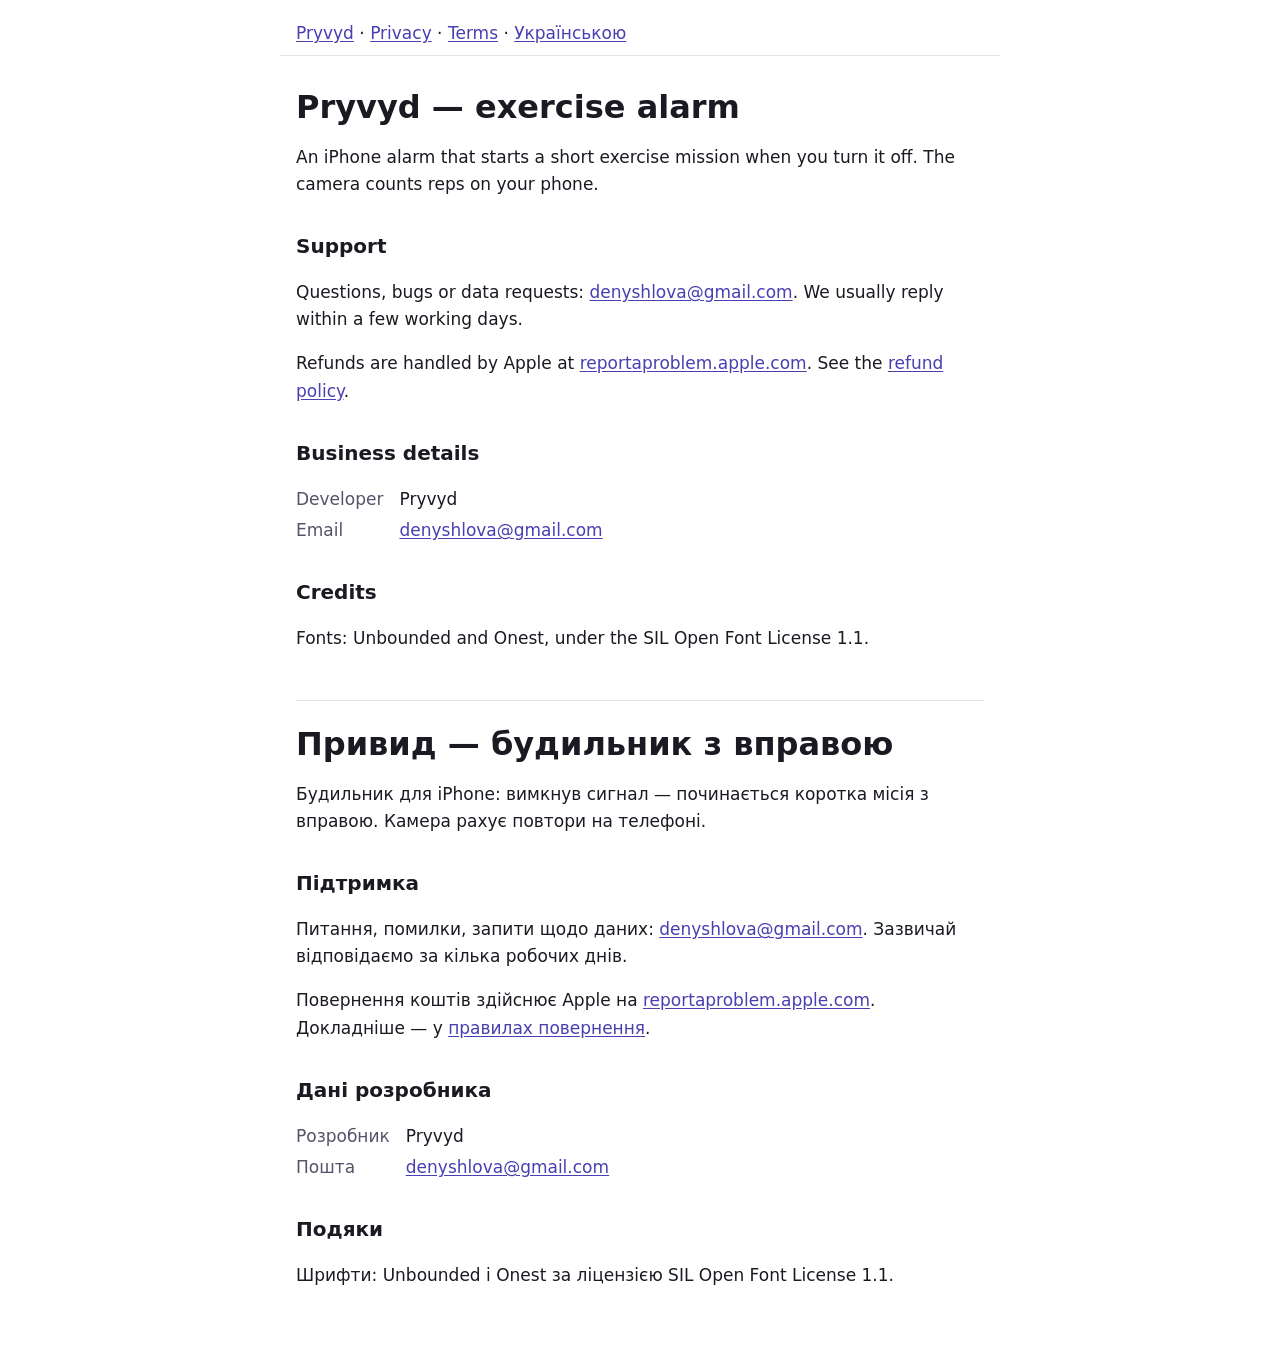
<file: index.html>
<!doctype html>
<html lang="en">
<head>
<meta charset="utf-8">
<meta name="viewport" content="width=device-width,initial-scale=1">
<title>Pryvyd — Support</title>
<link rel="stylesheet" href="style.css">
</head>
<body>
<a class="skip" href="#main">Skip to content</a>
<header><nav aria-label="Site"><a href="index.html" aria-current="page">Pryvyd</a> · <a href="privacy.html">Privacy</a> · <a href="terms.html">Terms</a> · <a href="#uk" hreflang="uk" lang="uk">Українською</a></nav></header>
<main id="main">

<article lang="en">
<h1>Pryvyd — exercise alarm</h1>
<p>An iPhone alarm that starts a short exercise mission when you turn it off. The camera counts reps on your phone.</p>

<h2>Support</h2>
<p>Questions, bugs or data requests: <a href="mailto:denyshlova@gmail.com">denyshlova@gmail.com</a>. We usually reply within a few working days.</p>
<p>Refunds are handled by Apple at <a href="https://reportaproblem.apple.com">reportaproblem.apple.com</a>. See the <a href="terms.html#refunds">refund policy</a>.</p>

<h2>Business details</h2>
<dl>
<dt>Developer</dt><dd>Pryvyd</dd>
<dt>Email</dt><dd><a href="mailto:denyshlova@gmail.com">denyshlova@gmail.com</a></dd>
</dl>

<h2>Credits</h2>
<p>Fonts: Unbounded and Onest, under the SIL Open Font License 1.1.</p>
</article>

<hr>

<article lang="uk" id="uk">
<h1>Привид — будильник з вправою</h1>
<p>Будильник для iPhone: вимкнув сигнал — починається коротка місія з вправою. Камера рахує повтори на телефоні.</p>

<h2>Підтримка</h2>
<p>Питання, помилки, запити щодо даних: <a href="mailto:denyshlova@gmail.com">denyshlova@gmail.com</a>. Зазвичай відповідаємо за кілька робочих днів.</p>
<p>Повернення коштів здійснює Apple на <a href="https://reportaproblem.apple.com">reportaproblem.apple.com</a>. Докладніше — у <a href="terms.html#refunds-uk">правилах повернення</a>.</p>

<h2>Дані розробника</h2>
<dl>
<dt>Розробник</dt><dd>Pryvyd</dd>
<dt>Пошта</dt><dd><a href="mailto:denyshlova@gmail.com">denyshlova@gmail.com</a></dd>
</dl>

<h2>Подяки</h2>
<p>Шрифти: Unbounded і Onest за ліцензією SIL Open Font License 1.1.</p>
</article>
</main>
</body>
</html>
</file>
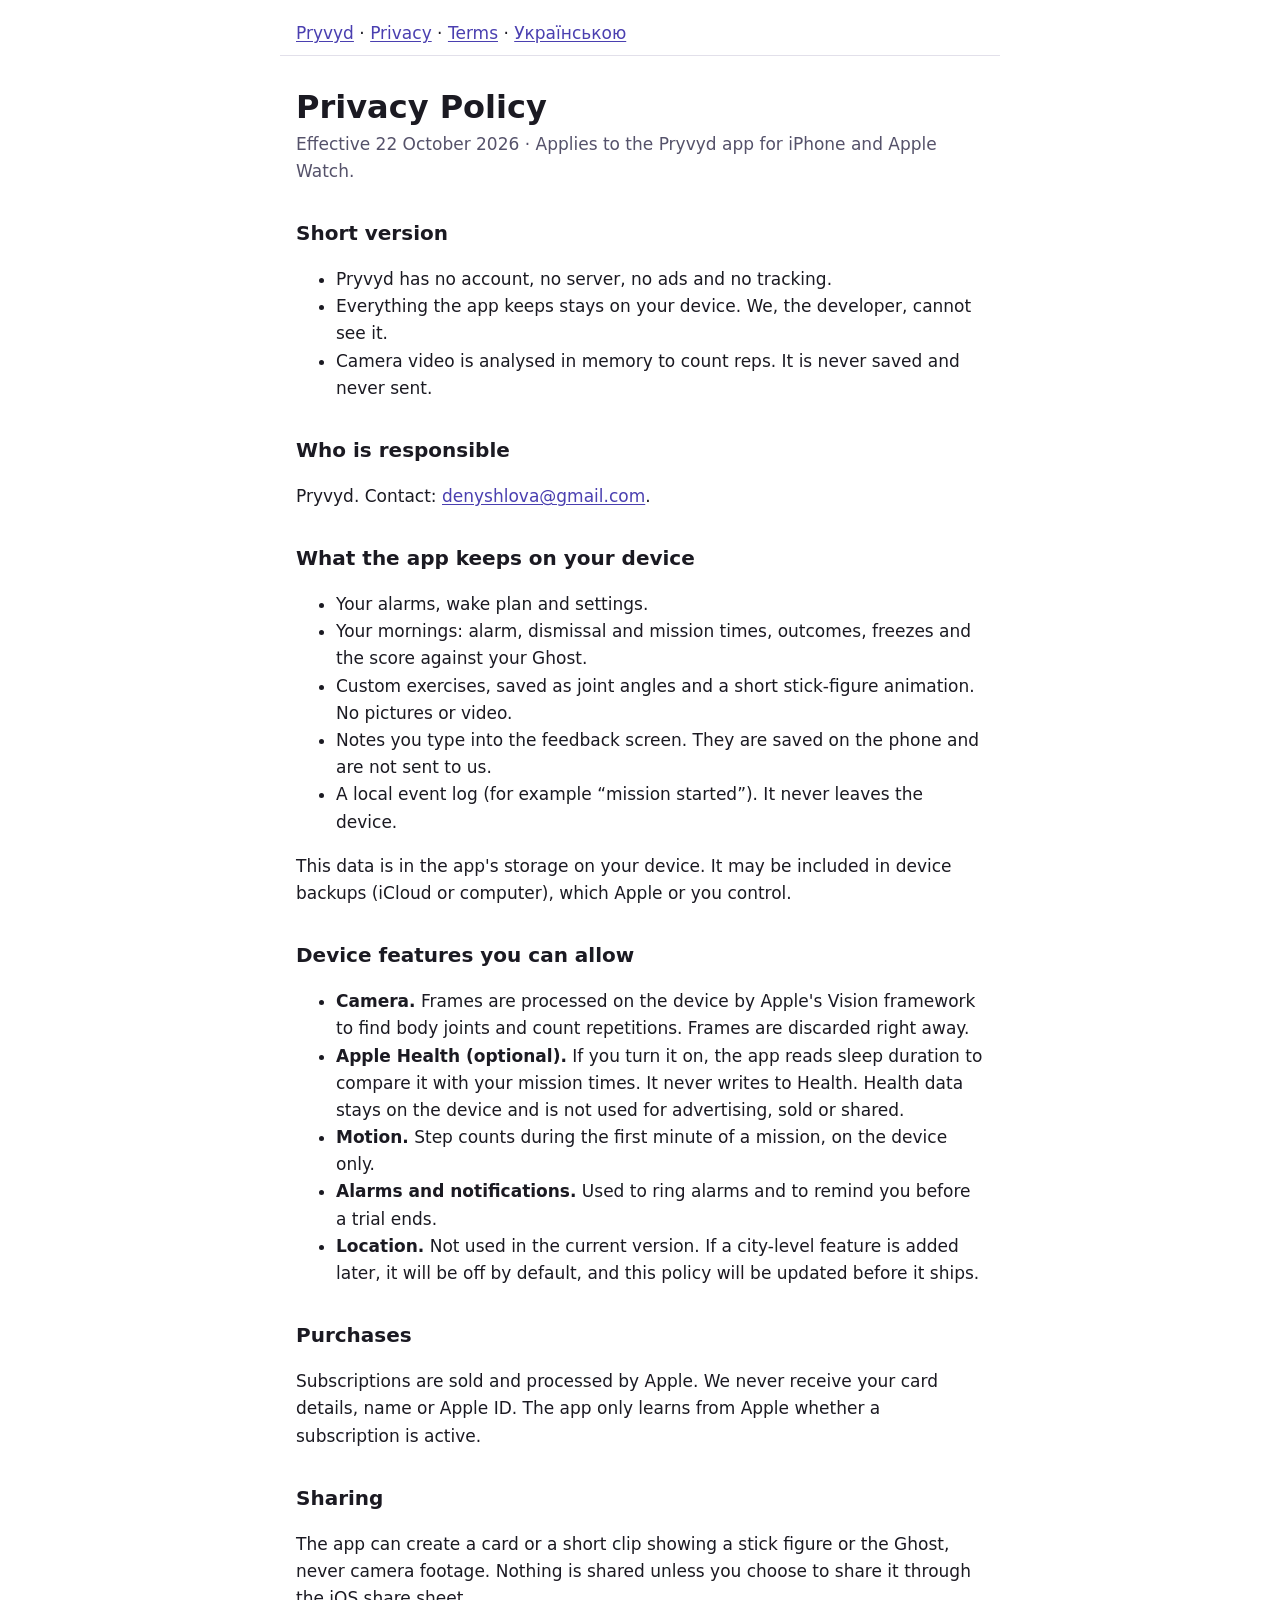
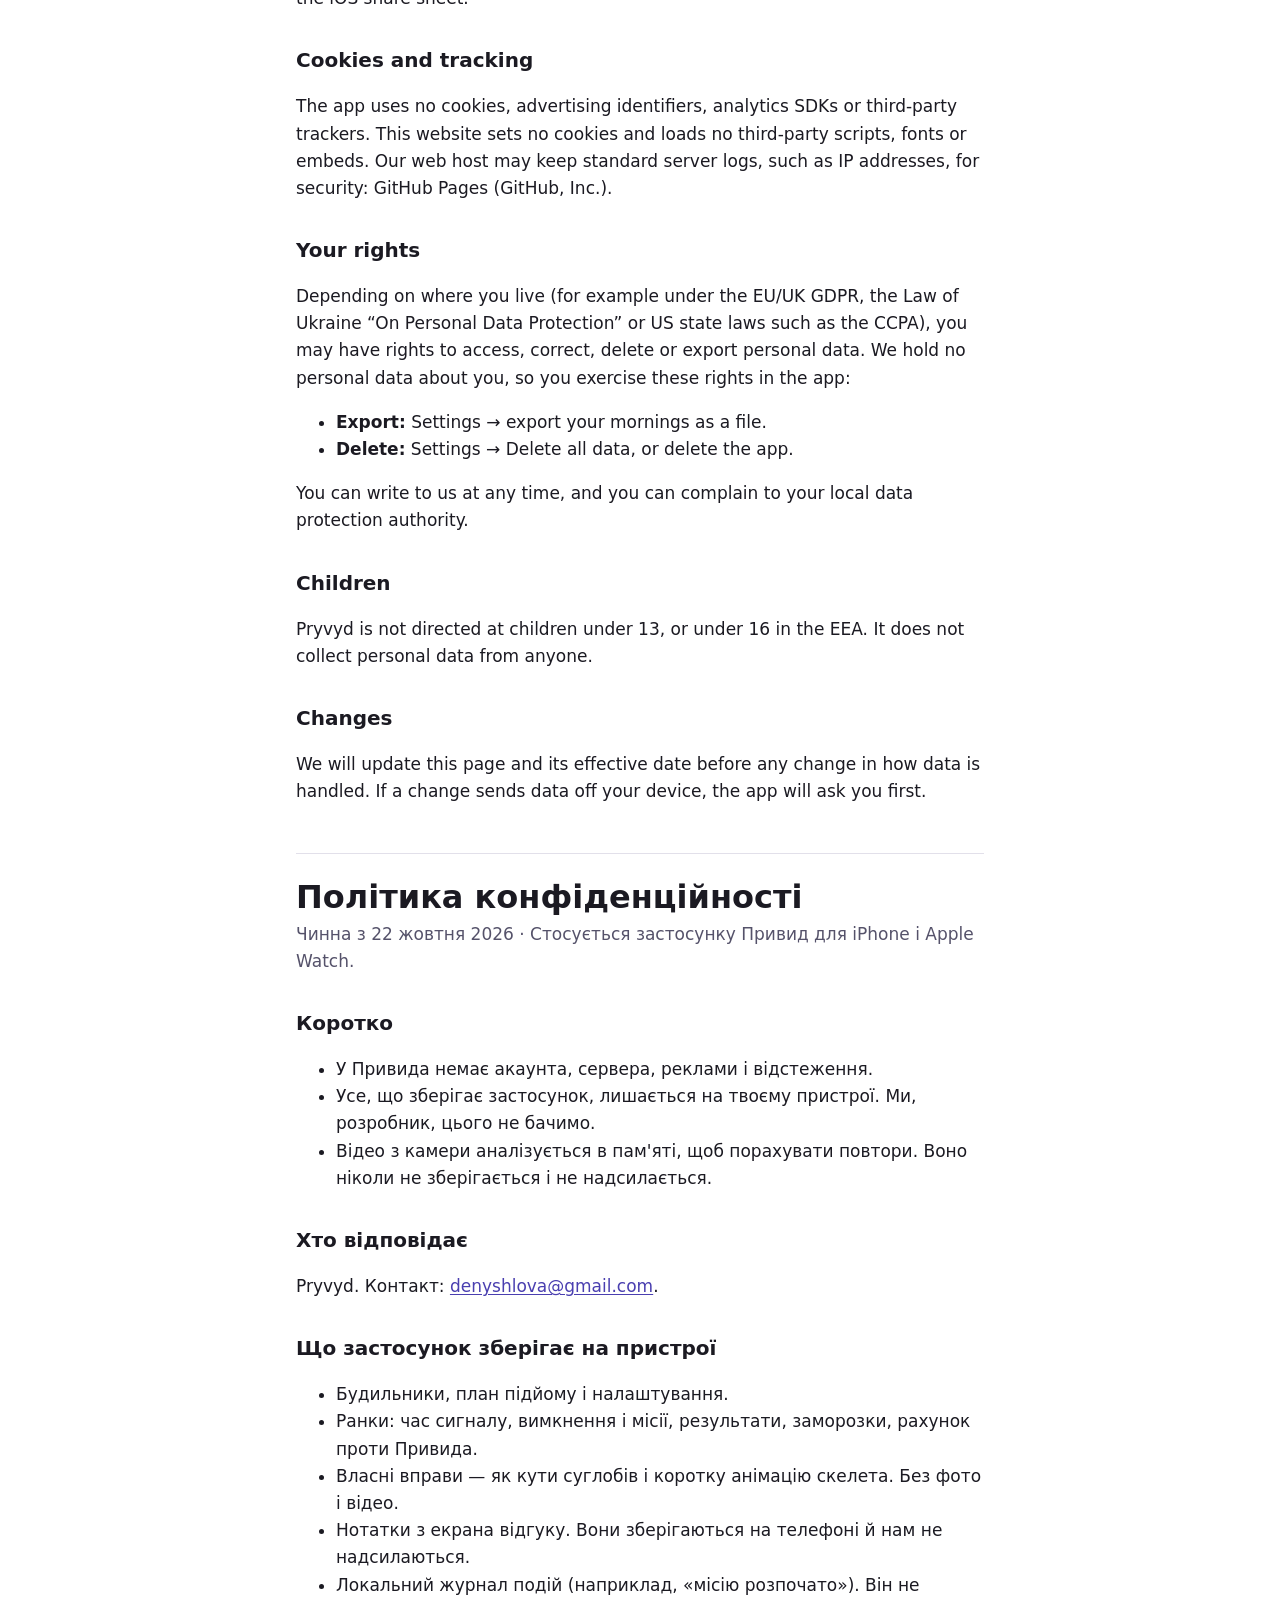
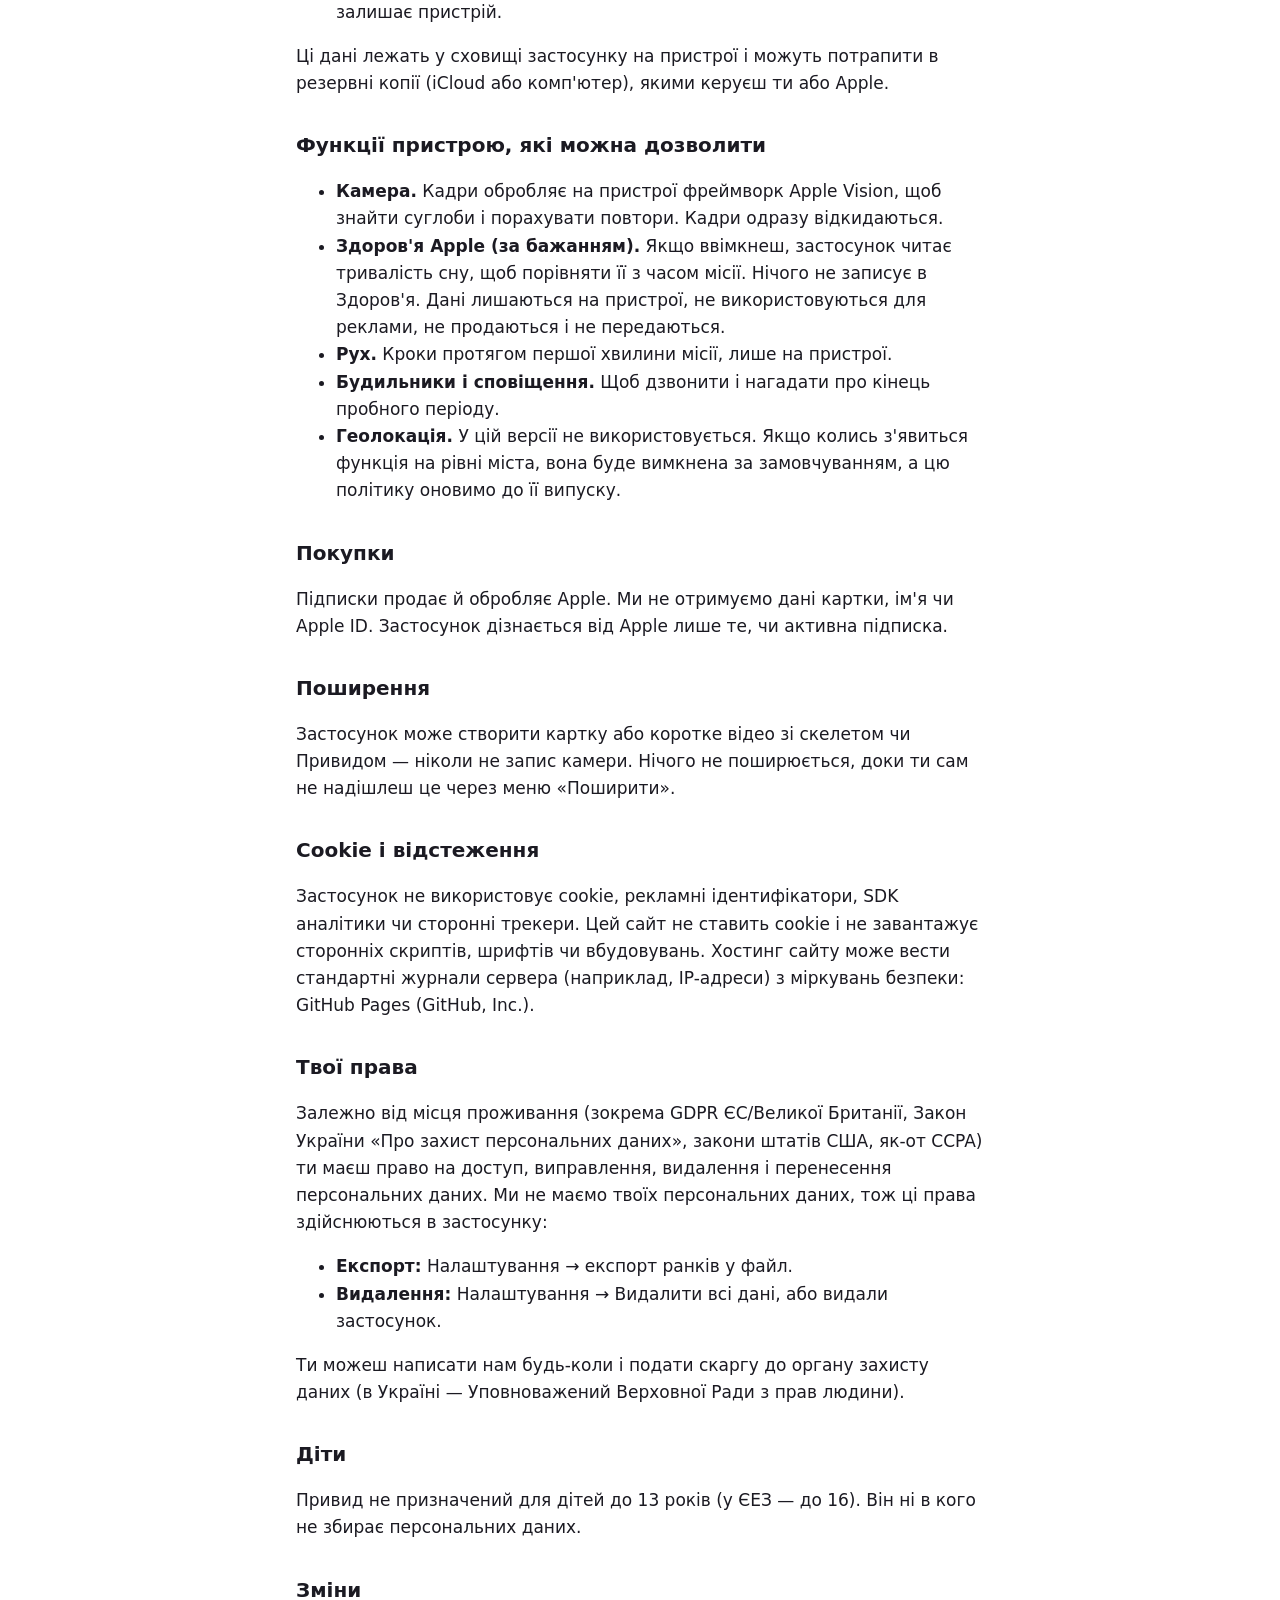
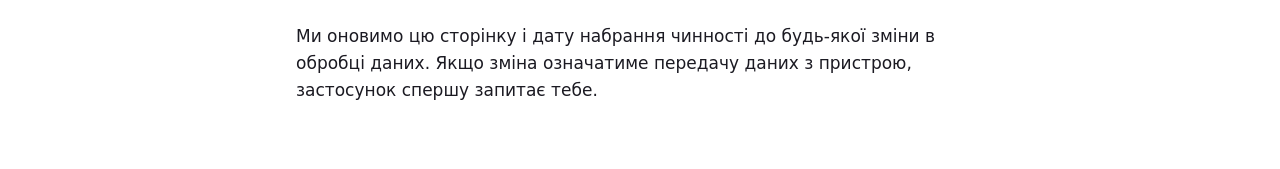
<file: privacy.html>
<!doctype html>
<html lang="en">
<head>
<meta charset="utf-8">
<meta name="viewport" content="width=device-width,initial-scale=1">
<title>Pryvyd — Privacy Policy</title>
<link rel="stylesheet" href="style.css">
</head>
<body>
<a class="skip" href="#main">Skip to content</a>
<header><nav aria-label="Site"><a href="index.html">Pryvyd</a> · <a href="privacy.html" aria-current="page">Privacy</a> · <a href="terms.html">Terms</a> · <a href="#uk" hreflang="uk" lang="uk">Українською</a></nav></header>
<main id="main">

<article lang="en">
<h1>Privacy Policy</h1>
<p class="meta">Effective 22 October 2026 · Applies to the Pryvyd app for iPhone and Apple Watch.</p>

<h2>Short version</h2>
<ul>
<li>Pryvyd has no account, no server, no ads and no tracking.</li>
<li>Everything the app keeps stays on your device. We, the developer, cannot see it.</li>
<li>Camera video is analysed in memory to count reps. It is never saved and never sent.</li>
</ul>

<h2>Who is responsible</h2>
<p>Pryvyd. Contact: <a href="mailto:denyshlova@gmail.com">denyshlova@gmail.com</a>.</p>

<h2>What the app keeps on your device</h2>
<ul>
<li>Your alarms, wake plan and settings.</li>
<li>Your mornings: alarm, dismissal and mission times, outcomes, freezes and the score against your Ghost.</li>
<li>Custom exercises, saved as joint angles and a short stick-figure animation. No pictures or video.</li>
<li>Notes you type into the feedback screen. They are saved on the phone and are not sent to us.</li>
<li>A local event log (for example “mission started”). It never leaves the device.</li>
</ul>
<p>This data is in the app's storage on your device. It may be included in device backups (iCloud or computer), which Apple or you control.</p>

<h2>Device features you can allow</h2>
<ul>
<li><strong>Camera.</strong> Frames are processed on the device by Apple's Vision framework to find body joints and count repetitions. Frames are discarded right away.</li>
<li><strong>Apple Health (optional).</strong> If you turn it on, the app reads sleep duration to compare it with your mission times. It never writes to Health. Health data stays on the device and is not used for advertising, sold or shared.</li>
<li><strong>Motion.</strong> Step counts during the first minute of a mission, on the device only.</li>
<li><strong>Alarms and notifications.</strong> Used to ring alarms and to remind you before a trial ends.</li>
<li><strong>Location.</strong> Not used in the current version. If a city-level feature is added later, it will be off by default, and this policy will be updated before it ships.</li>
</ul>

<h2>Purchases</h2>
<p>Subscriptions are sold and processed by Apple. We never receive your card details, name or Apple ID. The app only learns from Apple whether a subscription is active.</p>

<h2>Sharing</h2>
<p>The app can create a card or a short clip showing a stick figure or the Ghost, never camera footage. Nothing is shared unless you choose to share it through the iOS share sheet.</p>

<h2>Cookies and tracking</h2>
<p>The app uses no cookies, advertising identifiers, analytics SDKs or third-party trackers. This website sets no cookies and loads no third-party scripts, fonts or embeds. Our web host may keep standard server logs, such as IP addresses, for security: GitHub Pages (GitHub, Inc.).</p>

<h2>Your rights</h2>
<p>Depending on where you live (for example under the EU/UK GDPR, the Law of Ukraine “On Personal Data Protection” or US state laws such as the CCPA), you may have rights to access, correct, delete or export personal data. We hold no personal data about you, so you exercise these rights in the app:</p>
<ul>
<li><strong>Export:</strong> Settings → export your mornings as a file.</li>
<li><strong>Delete:</strong> Settings → Delete all data, or delete the app.</li>
</ul>
<p>You can write to us at any time, and you can complain to your local data protection authority.</p>

<h2>Children</h2>
<p>Pryvyd is not directed at children under 13, or under 16 in the EEA. It does not collect personal data from anyone.</p>

<h2>Changes</h2>
<p>We will update this page and its effective date before any change in how data is handled. If a change sends data off your device, the app will ask you first.</p>
</article>

<hr>

<article lang="uk" id="uk">
<h1>Політика конфіденційності</h1>
<p class="meta">Чинна з 22 жовтня 2026 · Стосується застосунку Привид для iPhone і Apple Watch.</p>

<h2>Коротко</h2>
<ul>
<li>У Привида немає акаунта, сервера, реклами і відстеження.</li>
<li>Усе, що зберігає застосунок, лишається на твоєму пристрої. Ми, розробник, цього не бачимо.</li>
<li>Відео з камери аналізується в пам'яті, щоб порахувати повтори. Воно ніколи не зберігається і не надсилається.</li>
</ul>

<h2>Хто відповідає</h2>
<p>Pryvyd. Контакт: <a href="mailto:denyshlova@gmail.com">denyshlova@gmail.com</a>.</p>

<h2>Що застосунок зберігає на пристрої</h2>
<ul>
<li>Будильники, план підйому і налаштування.</li>
<li>Ранки: час сигналу, вимкнення і місії, результати, заморозки, рахунок проти Привида.</li>
<li>Власні вправи — як кути суглобів і коротку анімацію скелета. Без фото і відео.</li>
<li>Нотатки з екрана відгуку. Вони зберігаються на телефоні й нам не надсилаються.</li>
<li>Локальний журнал подій (наприклад, «місію розпочато»). Він не залишає пристрій.</li>
</ul>
<p>Ці дані лежать у сховищі застосунку на пристрої і можуть потрапити в резервні копії (iCloud або комп'ютер), якими керуєш ти або Apple.</p>

<h2>Функції пристрою, які можна дозволити</h2>
<ul>
<li><strong>Камера.</strong> Кадри обробляє на пристрої фреймворк Apple Vision, щоб знайти суглоби і порахувати повтори. Кадри одразу відкидаються.</li>
<li><strong>Здоров'я Apple (за бажанням).</strong> Якщо ввімкнеш, застосунок читає тривалість сну, щоб порівняти її з часом місії. Нічого не записує в Здоров'я. Дані лишаються на пристрої, не використовуються для реклами, не продаються і не передаються.</li>
<li><strong>Рух.</strong> Кроки протягом першої хвилини місії, лише на пристрої.</li>
<li><strong>Будильники і сповіщення.</strong> Щоб дзвонити і нагадати про кінець пробного періоду.</li>
<li><strong>Геолокація.</strong> У цій версії не використовується. Якщо колись з'явиться функція на рівні міста, вона буде вимкнена за замовчуванням, а цю політику оновимо до її випуску.</li>
</ul>

<h2>Покупки</h2>
<p>Підписки продає й обробляє Apple. Ми не отримуємо дані картки, ім'я чи Apple ID. Застосунок дізнається від Apple лише те, чи активна підписка.</p>

<h2>Поширення</h2>
<p>Застосунок може створити картку або коротке відео зі скелетом чи Привидом — ніколи не запис камери. Нічого не поширюється, доки ти сам не надішлеш це через меню «Поширити».</p>

<h2>Cookie і відстеження</h2>
<p>Застосунок не використовує cookie, рекламні ідентифікатори, SDK аналітики чи сторонні трекери. Цей сайт не ставить cookie і не завантажує сторонніх скриптів, шрифтів чи вбудовувань. Хостинг сайту може вести стандартні журнали сервера (наприклад, IP-адреси) з міркувань безпеки: GitHub Pages (GitHub, Inc.).</p>

<h2>Твої права</h2>
<p>Залежно від місця проживання (зокрема GDPR ЄС/Великої Британії, Закон України «Про захист персональних даних», закони штатів США, як-от CCPA) ти маєш право на доступ, виправлення, видалення і перенесення персональних даних. Ми не маємо твоїх персональних даних, тож ці права здійснюються в застосунку:</p>
<ul>
<li><strong>Експорт:</strong> Налаштування → експорт ранків у файл.</li>
<li><strong>Видалення:</strong> Налаштування → Видалити всі дані, або видали застосунок.</li>
</ul>
<p>Ти можеш написати нам будь-коли і подати скаргу до органу захисту даних (в Україні — Уповноважений Верховної Ради з прав людини).</p>

<h2>Діти</h2>
<p>Привид не призначений для дітей до 13 років (у ЄЕЗ — до 16). Він ні в кого не збирає персональних даних.</p>

<h2>Зміни</h2>
<p>Ми оновимо цю сторінку і дату набрання чинності до будь-якої зміни в обробці даних. Якщо зміна означатиме передачу даних з пристрою, застосунок спершу запитає тебе.</p>
</article>
</main>
</body>
</html>
</file>
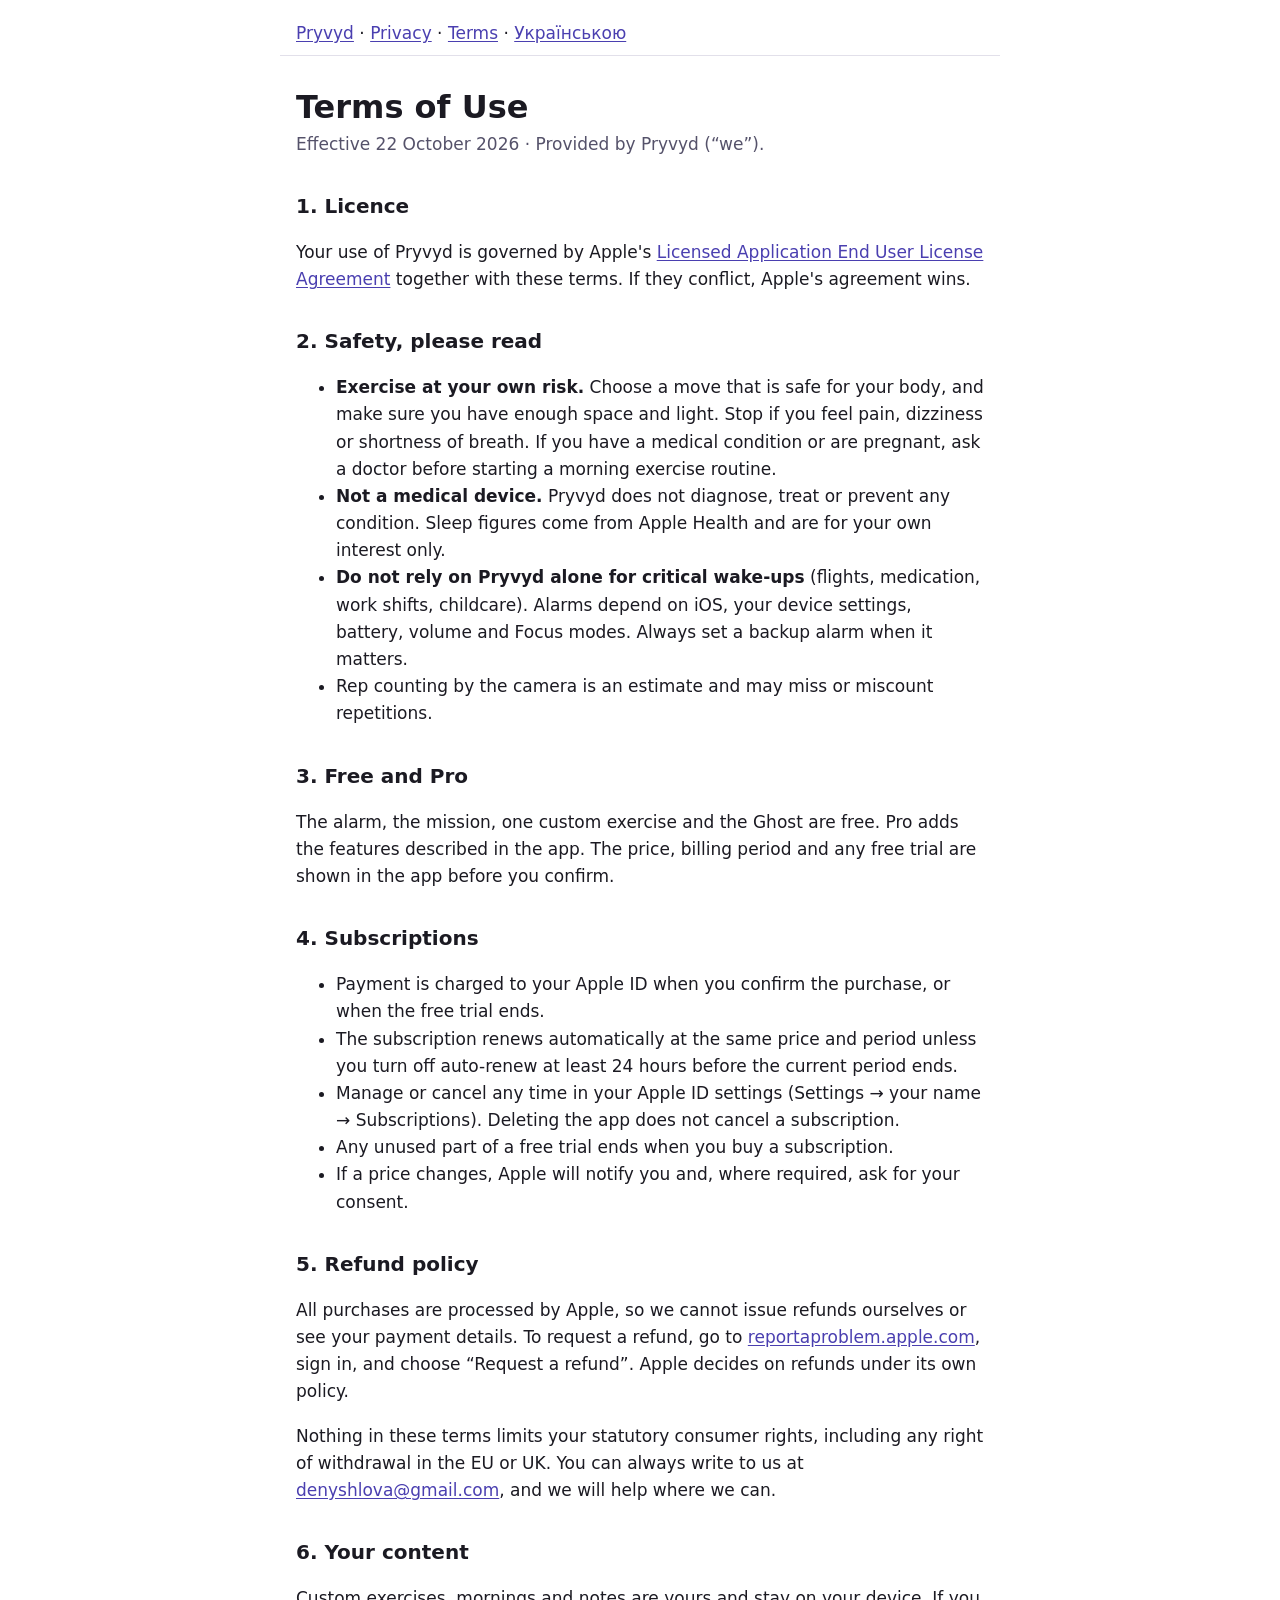
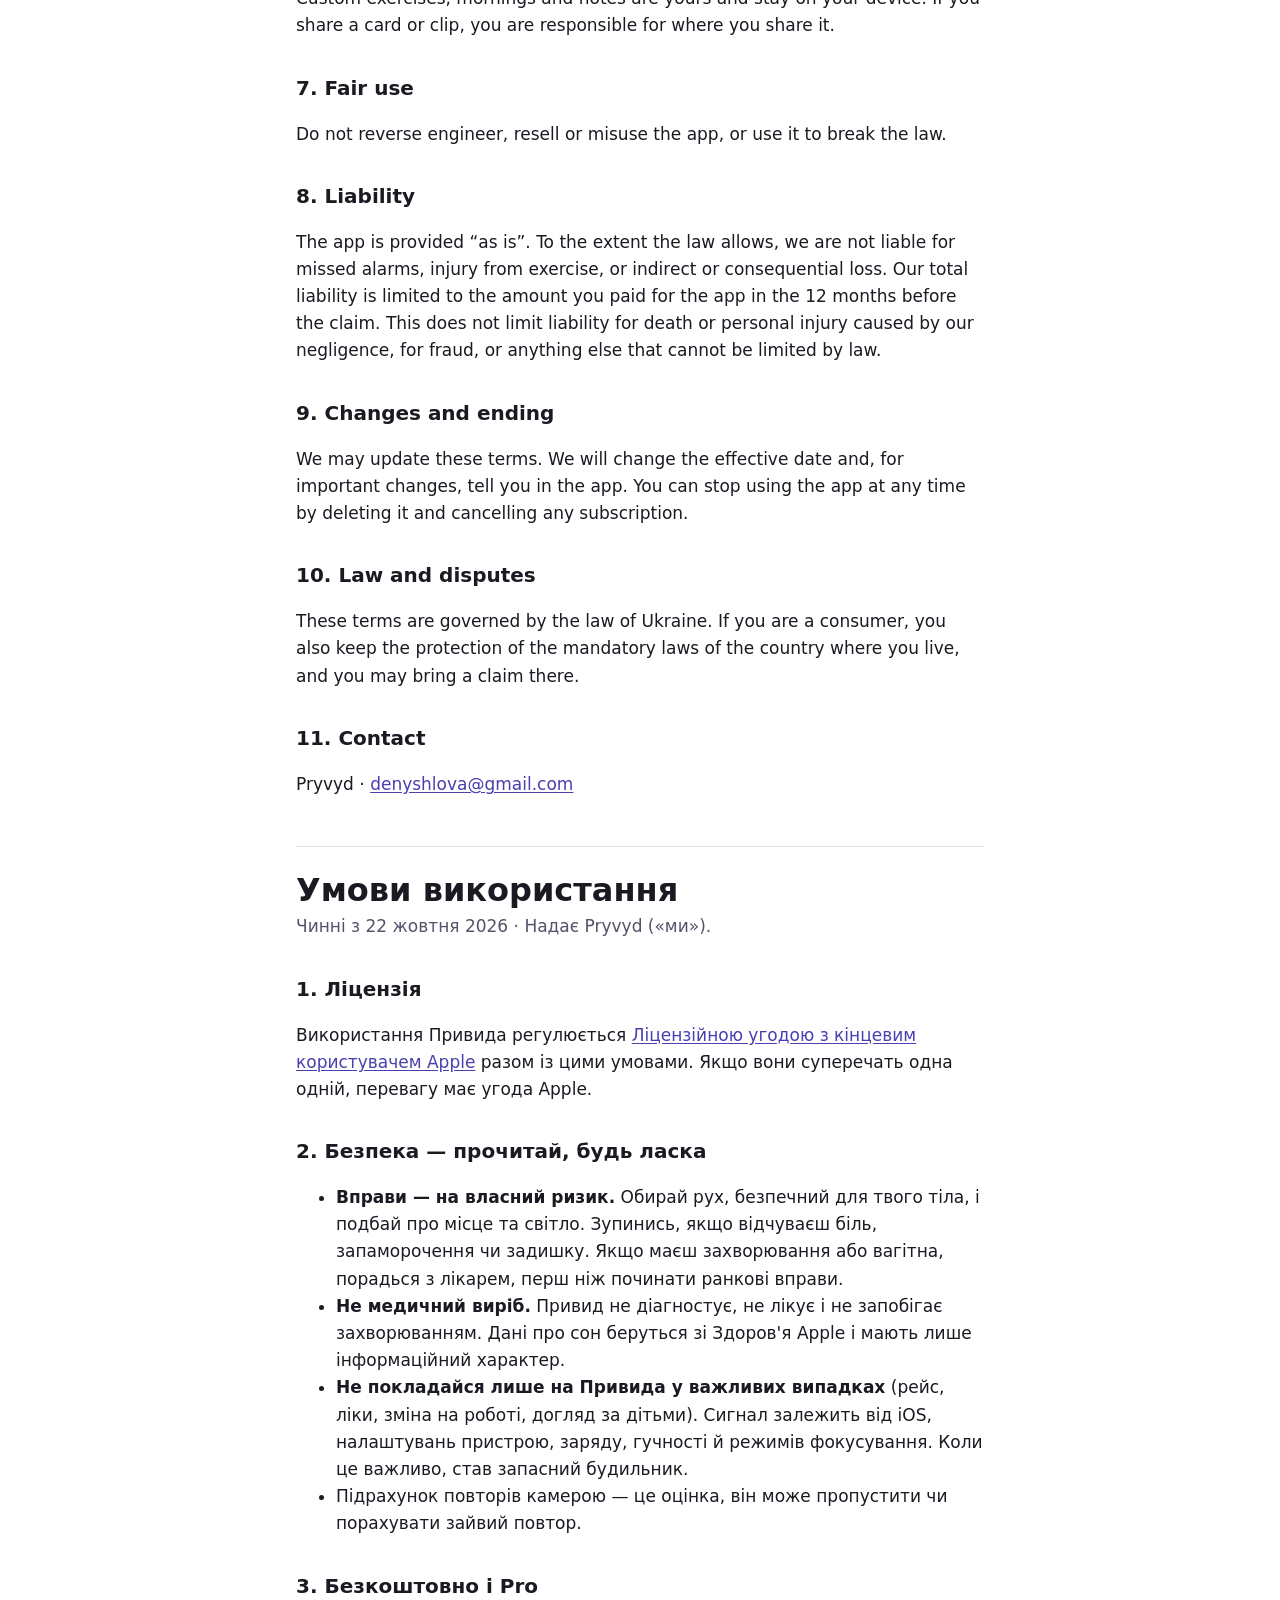
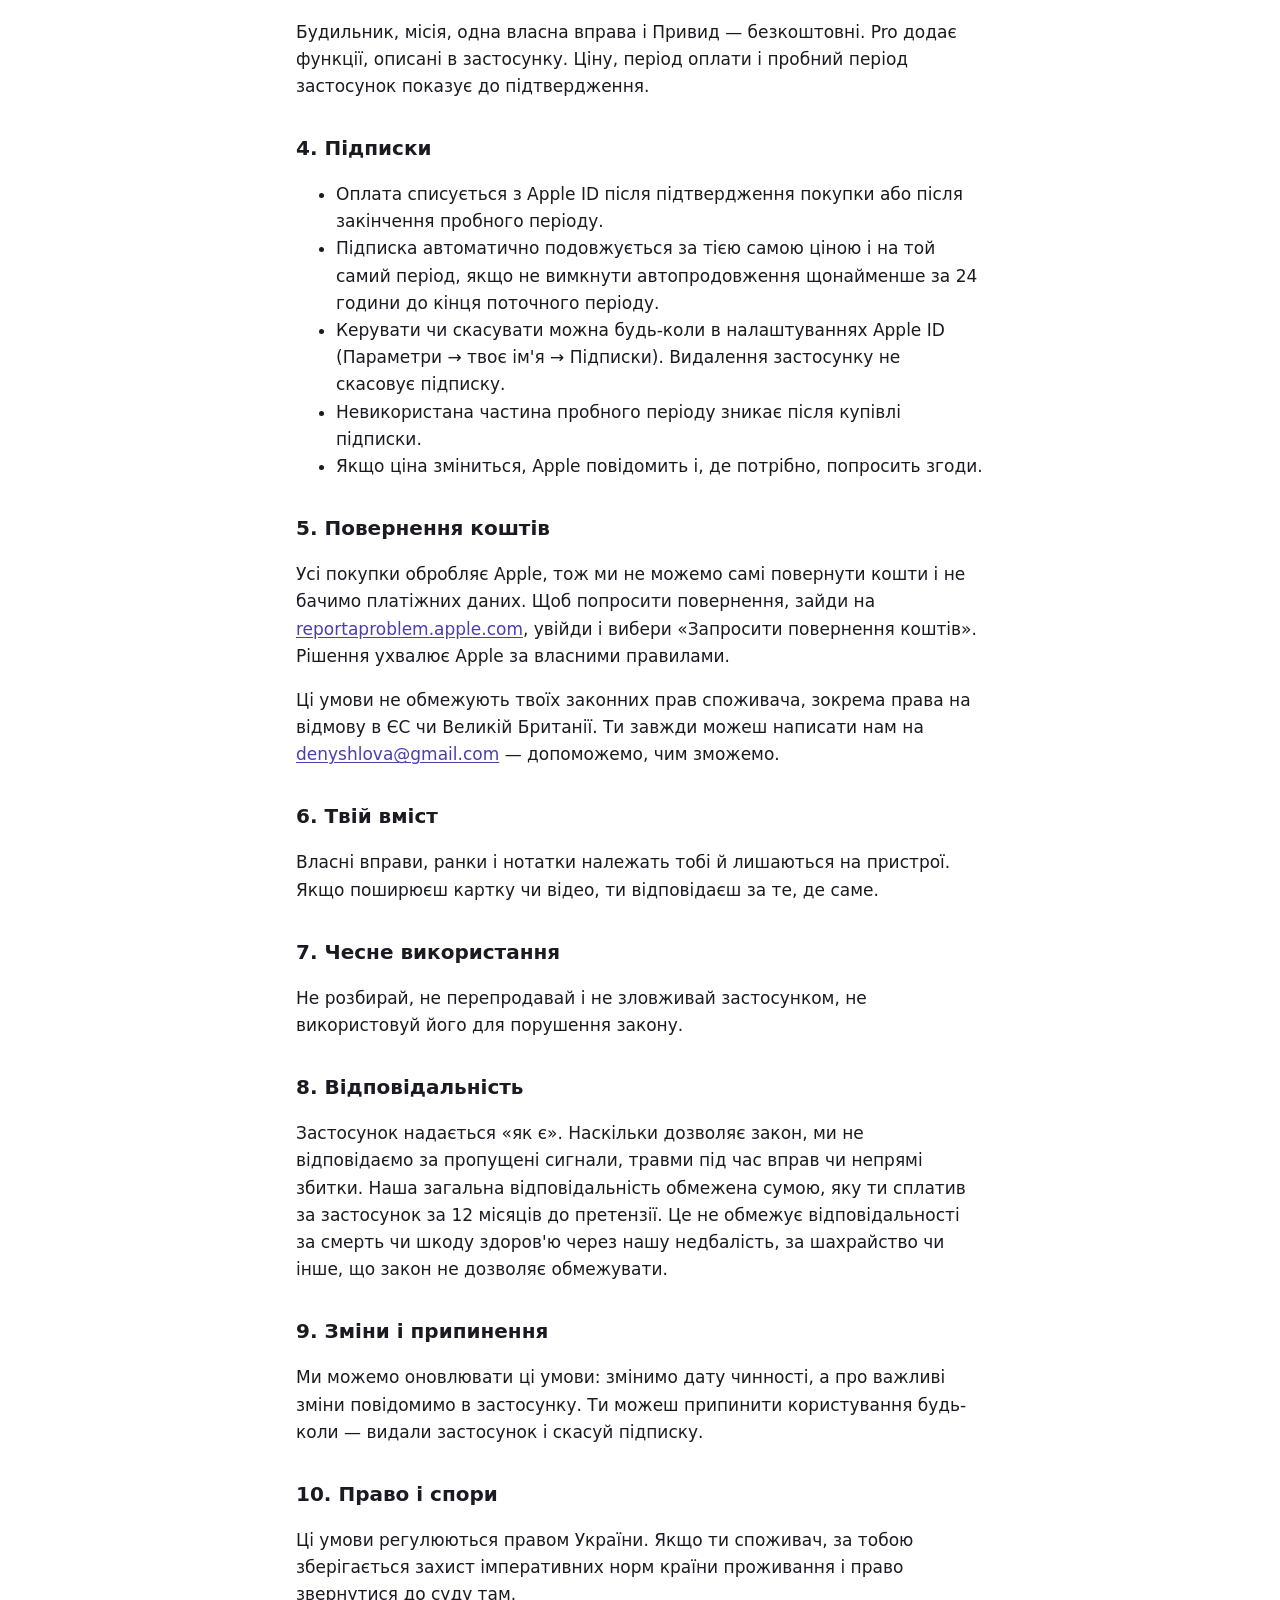
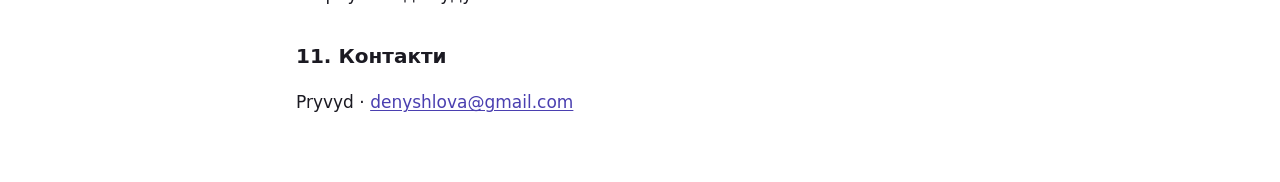
<file: terms.html>
<!doctype html>
<html lang="en">
<head>
<meta charset="utf-8">
<meta name="viewport" content="width=device-width,initial-scale=1">
<title>Pryvyd — Terms of Use</title>
<link rel="stylesheet" href="style.css">
</head>
<body>
<a class="skip" href="#main">Skip to content</a>
<header><nav aria-label="Site"><a href="index.html">Pryvyd</a> · <a href="privacy.html">Privacy</a> · <a href="terms.html" aria-current="page">Terms</a> · <a href="#uk" hreflang="uk" lang="uk">Українською</a></nav></header>
<main id="main">

<article lang="en">
<h1>Terms of Use</h1>
<p class="meta">Effective 22 October 2026 · Provided by Pryvyd (“we”).</p>

<h2>1. Licence</h2>
<p>Your use of Pryvyd is governed by Apple's <a href="https://www.apple.com/legal/internet-services/itunes/dev/stdeula/">Licensed Application End User License Agreement</a> together with these terms. If they conflict, Apple's agreement wins.</p>

<h2>2. Safety, please read</h2>
<ul>
<li><strong>Exercise at your own risk.</strong> Choose a move that is safe for your body, and make sure you have enough space and light. Stop if you feel pain, dizziness or shortness of breath. If you have a medical condition or are pregnant, ask a doctor before starting a morning exercise routine.</li>
<li><strong>Not a medical device.</strong> Pryvyd does not diagnose, treat or prevent any condition. Sleep figures come from Apple Health and are for your own interest only.</li>
<li><strong>Do not rely on Pryvyd alone for critical wake-ups</strong> (flights, medication, work shifts, childcare). Alarms depend on iOS, your device settings, battery, volume and Focus modes. Always set a backup alarm when it matters.</li>
<li>Rep counting by the camera is an estimate and may miss or miscount repetitions.</li>
</ul>

<h2>3. Free and Pro</h2>
<p>The alarm, the mission, one custom exercise and the Ghost are free. Pro adds the features described in the app. The price, billing period and any free trial are shown in the app before you confirm.</p>

<h2>4. Subscriptions</h2>
<ul>
<li>Payment is charged to your Apple ID when you confirm the purchase, or when the free trial ends.</li>
<li>The subscription renews automatically at the same price and period unless you turn off auto-renew at least 24 hours before the current period ends.</li>
<li>Manage or cancel any time in your Apple ID settings (Settings → your name → Subscriptions). Deleting the app does not cancel a subscription.</li>
<li>Any unused part of a free trial ends when you buy a subscription.</li>
<li>If a price changes, Apple will notify you and, where required, ask for your consent.</li>
</ul>

<h2 id="refunds">5. Refund policy</h2>
<p>All purchases are processed by Apple, so we cannot issue refunds ourselves or see your payment details. To request a refund, go to <a href="https://reportaproblem.apple.com">reportaproblem.apple.com</a>, sign in, and choose “Request a refund”. Apple decides on refunds under its own policy.</p>
<p>Nothing in these terms limits your statutory consumer rights, including any right of withdrawal in the EU or UK. You can always write to us at <a href="mailto:denyshlova@gmail.com">denyshlova@gmail.com</a>, and we will help where we can.</p>

<h2>6. Your content</h2>
<p>Custom exercises, mornings and notes are yours and stay on your device. If you share a card or clip, you are responsible for where you share it.</p>

<h2>7. Fair use</h2>
<p>Do not reverse engineer, resell or misuse the app, or use it to break the law.</p>

<h2>8. Liability</h2>
<p>The app is provided “as is”. To the extent the law allows, we are not liable for missed alarms, injury from exercise, or indirect or consequential loss. Our total liability is limited to the amount you paid for the app in the 12 months before the claim. This does not limit liability for death or personal injury caused by our negligence, for fraud, or anything else that cannot be limited by law.</p>

<h2>9. Changes and ending</h2>
<p>We may update these terms. We will change the effective date and, for important changes, tell you in the app. You can stop using the app at any time by deleting it and cancelling any subscription.</p>

<h2>10. Law and disputes</h2>
<p>These terms are governed by the law of Ukraine. If you are a consumer, you also keep the protection of the mandatory laws of the country where you live, and you may bring a claim there.</p>

<h2>11. Contact</h2>
<p>Pryvyd · <a href="mailto:denyshlova@gmail.com">denyshlova@gmail.com</a></p>
</article>

<hr>

<article lang="uk" id="uk">
<h1>Умови використання</h1>
<p class="meta">Чинні з 22 жовтня 2026 · Надає Pryvyd («ми»).</p>

<h2>1. Ліцензія</h2>
<p>Використання Привида регулюється <a href="https://www.apple.com/legal/internet-services/itunes/dev/stdeula/">Ліцензійною угодою з кінцевим користувачем Apple</a> разом із цими умовами. Якщо вони суперечать одна одній, перевагу має угода Apple.</p>

<h2>2. Безпека — прочитай, будь ласка</h2>
<ul>
<li><strong>Вправи — на власний ризик.</strong> Обирай рух, безпечний для твого тіла, і подбай про місце та світло. Зупинись, якщо відчуваєш біль, запаморочення чи задишку. Якщо маєш захворювання або вагітна, порадься з лікарем, перш ніж починати ранкові вправи.</li>
<li><strong>Не медичний виріб.</strong> Привид не діагностує, не лікує і не запобігає захворюванням. Дані про сон беруться зі Здоров'я Apple і мають лише інформаційний характер.</li>
<li><strong>Не покладайся лише на Привида у важливих випадках</strong> (рейс, ліки, зміна на роботі, догляд за дітьми). Сигнал залежить від iOS, налаштувань пристрою, заряду, гучності й режимів фокусування. Коли це важливо, став запасний будильник.</li>
<li>Підрахунок повторів камерою — це оцінка, він може пропустити чи порахувати зайвий повтор.</li>
</ul>

<h2>3. Безкоштовно і Pro</h2>
<p>Будильник, місія, одна власна вправа і Привид — безкоштовні. Pro додає функції, описані в застосунку. Ціну, період оплати і пробний період застосунок показує до підтвердження.</p>

<h2>4. Підписки</h2>
<ul>
<li>Оплата списується з Apple ID після підтвердження покупки або після закінчення пробного періоду.</li>
<li>Підписка автоматично подовжується за тією самою ціною і на той самий період, якщо не вимкнути автопродовження щонайменше за 24 години до кінця поточного періоду.</li>
<li>Керувати чи скасувати можна будь-коли в налаштуваннях Apple ID (Параметри → твоє ім'я → Підписки). Видалення застосунку не скасовує підписку.</li>
<li>Невикористана частина пробного періоду зникає після купівлі підписки.</li>
<li>Якщо ціна зміниться, Apple повідомить і, де потрібно, попросить згоди.</li>
</ul>

<h2 id="refunds-uk">5. Повернення коштів</h2>
<p>Усі покупки обробляє Apple, тож ми не можемо самі повернути кошти і не бачимо платіжних даних. Щоб попросити повернення, зайди на <a href="https://reportaproblem.apple.com">reportaproblem.apple.com</a>, увійди і вибери «Запросити повернення коштів». Рішення ухвалює Apple за власними правилами.</p>
<p>Ці умови не обмежують твоїх законних прав споживача, зокрема права на відмову в ЄС чи Великій Британії. Ти завжди можеш написати нам на <a href="mailto:denyshlova@gmail.com">denyshlova@gmail.com</a> — допоможемо, чим зможемо.</p>

<h2>6. Твій вміст</h2>
<p>Власні вправи, ранки і нотатки належать тобі й лишаються на пристрої. Якщо поширюєш картку чи відео, ти відповідаєш за те, де саме.</p>

<h2>7. Чесне використання</h2>
<p>Не розбирай, не перепродавай і не зловживай застосунком, не використовуй його для порушення закону.</p>

<h2>8. Відповідальність</h2>
<p>Застосунок надається «як є». Наскільки дозволяє закон, ми не відповідаємо за пропущені сигнали, травми під час вправ чи непрямі збитки. Наша загальна відповідальність обмежена сумою, яку ти сплатив за застосунок за 12 місяців до претензії. Це не обмежує відповідальності за смерть чи шкоду здоров'ю через нашу недбалість, за шахрайство чи інше, що закон не дозволяє обмежувати.</p>

<h2>9. Зміни і припинення</h2>
<p>Ми можемо оновлювати ці умови: змінимо дату чинності, а про важливі зміни повідомимо в застосунку. Ти можеш припинити користування будь-коли — видали застосунок і скасуй підписку.</p>

<h2>10. Право і спори</h2>
<p>Ці умови регулюються правом України. Якщо ти споживач, за тобою зберігається захист імперативних норм країни проживання і право звернутися до суду там.</p>

<h2>11. Контакти</h2>
<p>Pryvyd · <a href="mailto:denyshlova@gmail.com">denyshlova@gmail.com</a></p>
</article>
</main>
</body>
</html>
</file>
<file: style.css>
:root {
  --bg: #ffffff;
  --ink: #1b1a22;
  --muted: #55526a;
  --link: #4a3fb0;
  --line: #e2e0ea;
  color-scheme: light dark;
}
@media (prefers-color-scheme: dark) {
  :root {
    --bg: #14131a;
    --ink: #ecebf3;
    --muted: #b3b0c6;
    --link: #b9b0ff;
    --line: #2d2b38;
  }
}
* { box-sizing: border-box; }
body {
  margin: 0;
  background: var(--bg);
  color: var(--ink);
  font: 17px/1.6 -apple-system, system-ui, "Segoe UI", Roboto, sans-serif;
}
header, main { max-width: 720px; margin: 0 auto; padding: 0 16px; }
header { padding-top: 20px; padding-bottom: 8px; border-bottom: 1px solid var(--line); }
main { padding-top: 8px; padding-bottom: 48px; }
h1 { font-size: 2rem; line-height: 1.2; margin: 24px 0 4px; }
h2 { font-size: 1.25rem; margin: 32px 0 8px; }
.meta { color: var(--muted); margin-top: 0; }
a { color: var(--link); text-underline-offset: 2px; }
a:focus-visible { outline: 3px solid var(--link); outline-offset: 2px; border-radius: 2px; }
hr { border: 0; border-top: 1px solid var(--line); margin: 48px 0 0; }
dl { display: grid; grid-template-columns: max-content 1fr; gap: 4px 16px; }
dt { color: var(--muted); }
dd { margin: 0; overflow-wrap: anywhere; }
.skip { position: absolute; left: -9999px; }
.skip:focus { left: 16px; top: 8px; background: var(--bg); padding: 8px; }
</file>
